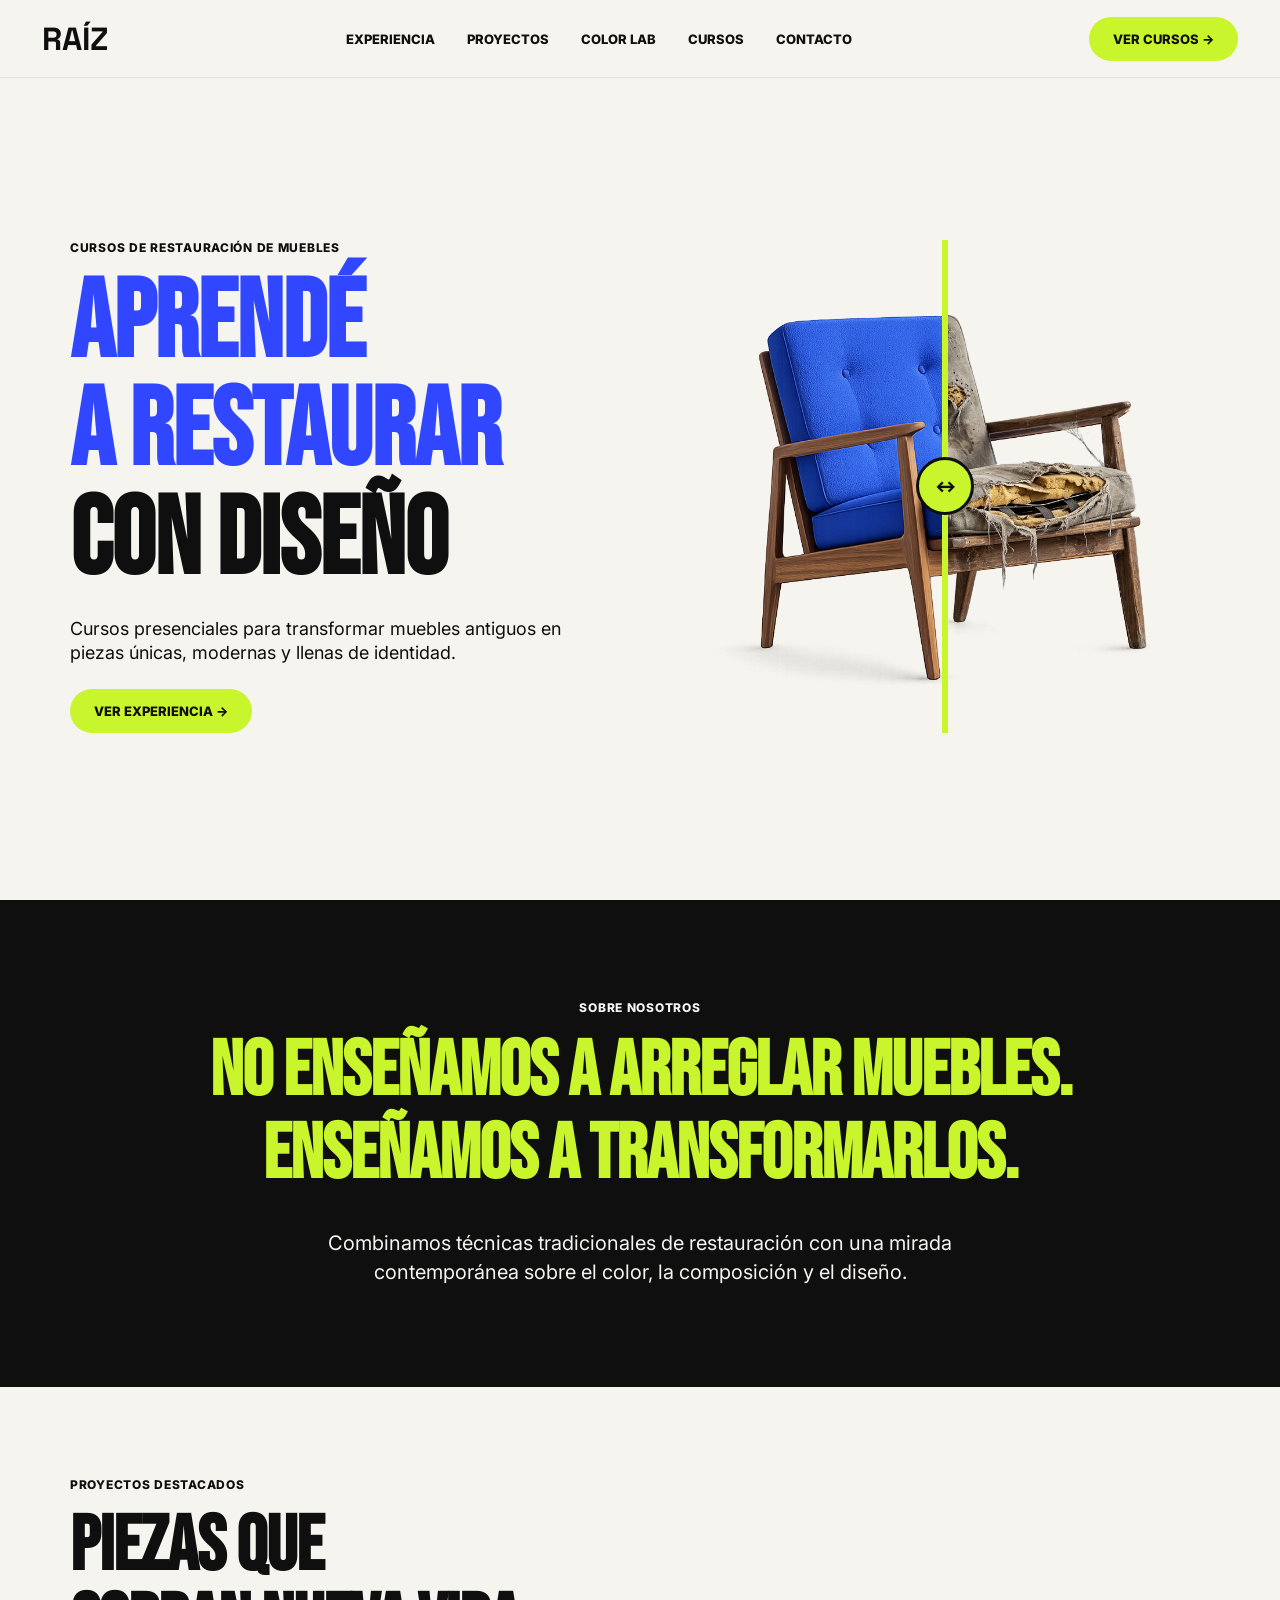
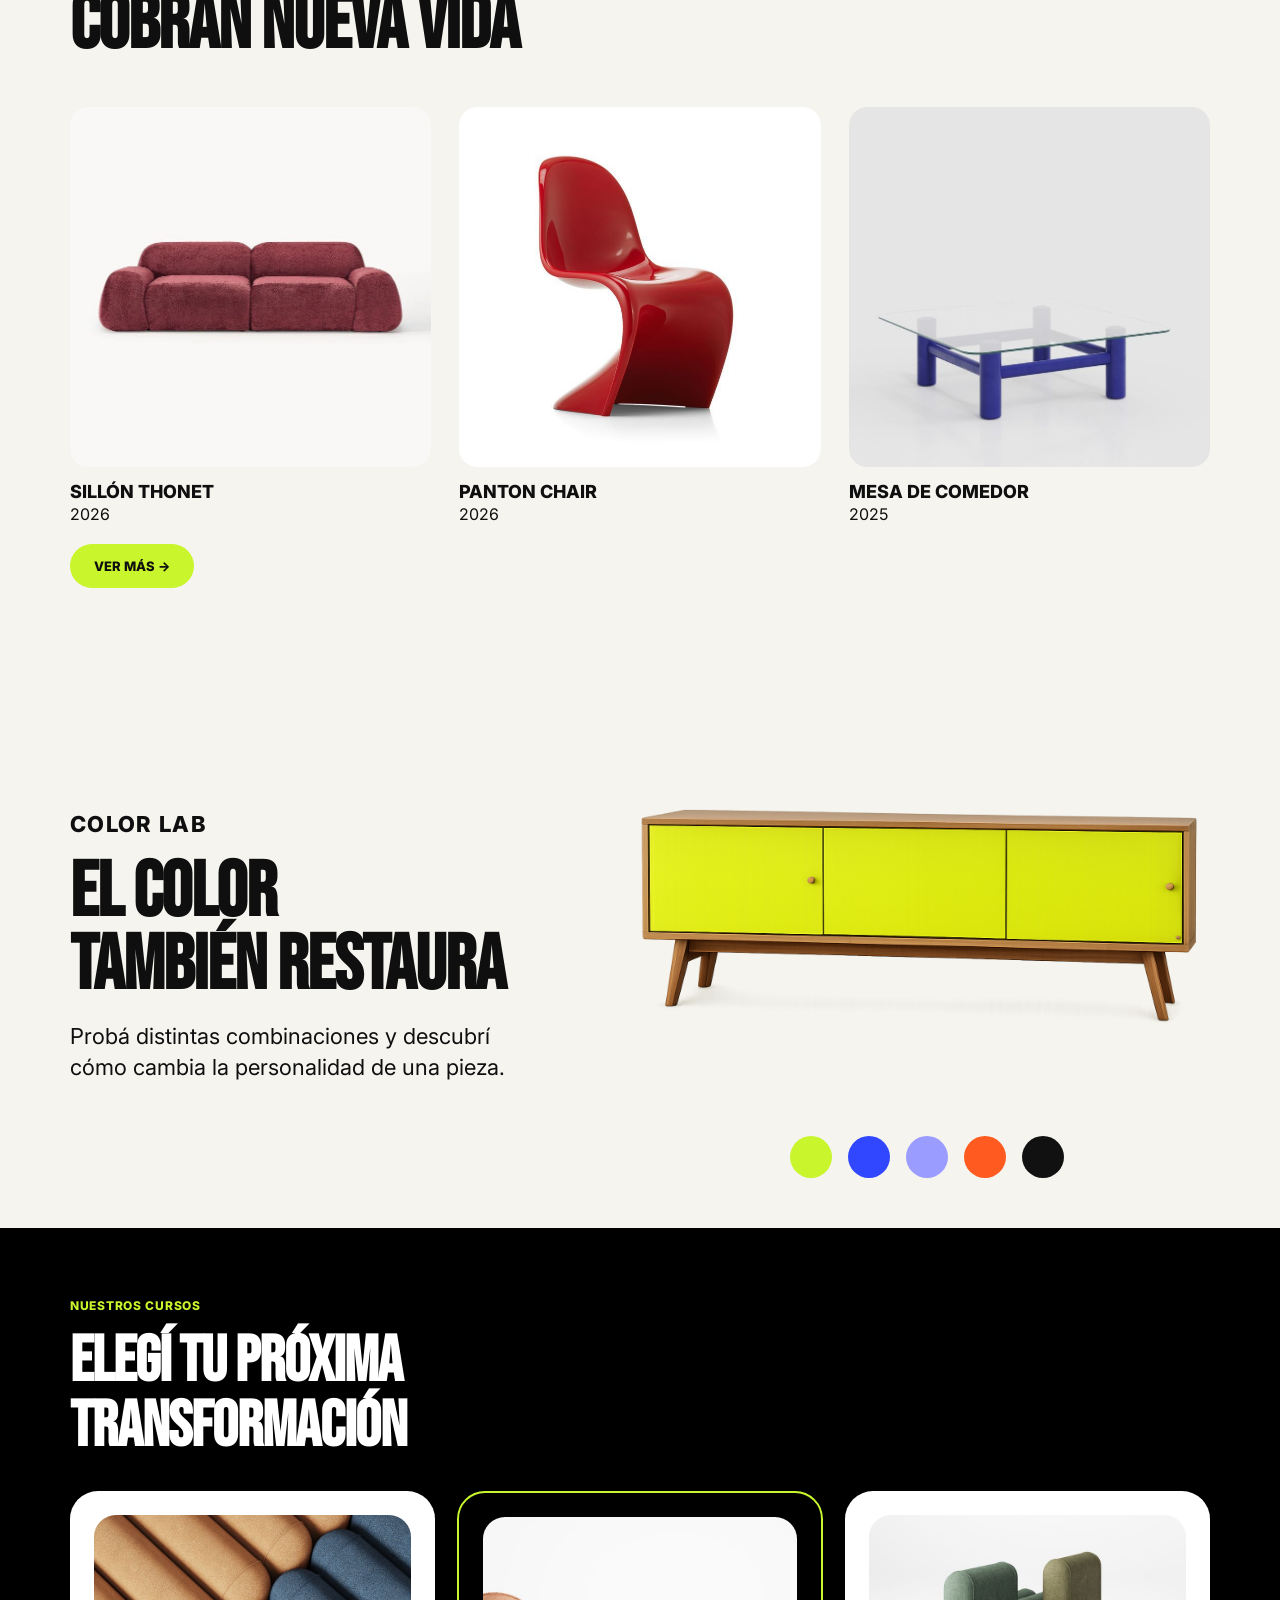
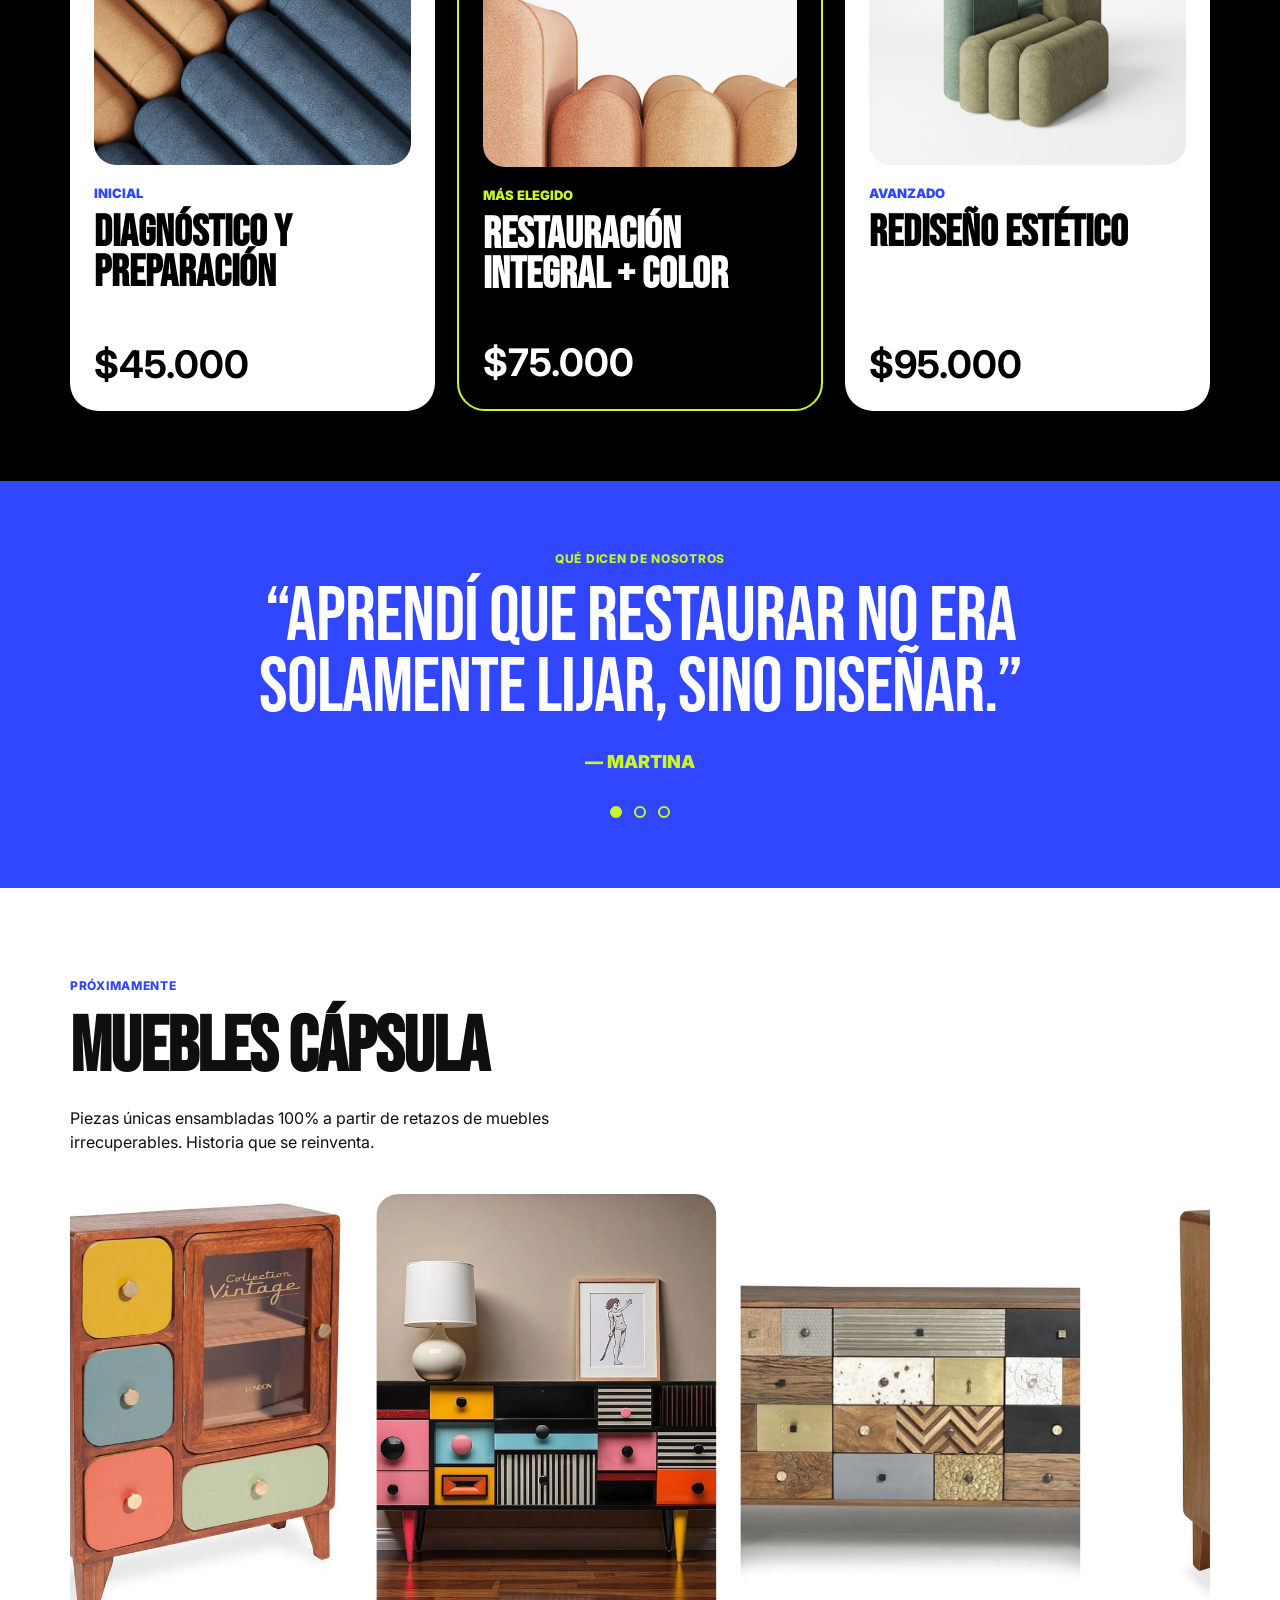
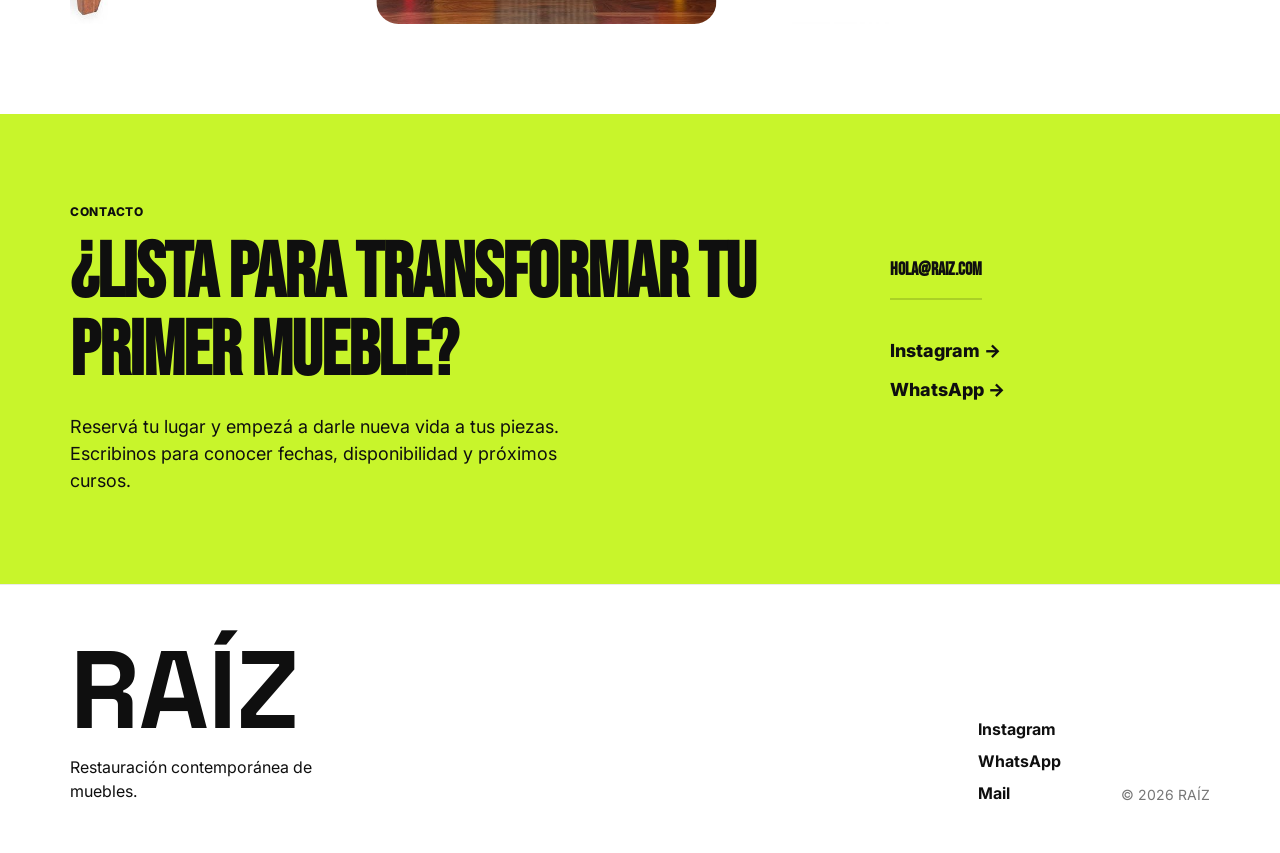
<file: index.html>
<!DOCTYPE html>
<html lang="es">
<head>
  <meta charset="UTF-8" />
  <meta name="viewport" content="width=device-width, initial-scale=1.0" />
  <title>RAÍZ | Cursos de restauración de muebles</title>

  <link rel="stylesheet" href="style.css" />
  <link href="https://fonts.googleapis.com/css2?family=Bebas+Neue&family=Inter:wght@400;500;600;700;800&family=Space+Grotesk:wght@500;700&display=swap" rel="stylesheet">
</head>

<body>

<header class="header">
  <div class="logo">RAÍZ</div>

  <nav class="nav" id="nav">
    <a href="#experiencia">Experiencia</a>
    <a href="#aprendizaje">Proyectos</a>
    <a href="#colorlab">Color Lab</a>
    <a href="#cursos">Cursos</a>
    <a href="#contacto">Contacto</a>
  </nav>

  <a href="#cursos" class="btn-header">Ver cursos →</a>
  <button class="menu-btn" id="menuBtn">☰</button>
</header>

<main>

<!-- HERO -->
<section class="hero" id="inicio">

  <div class="hero-text">
    <p class="eyebrow">Cursos de restauración de muebles</p>

    <h1>
      <span class="hero-blue">
        Aprendé<br>
        a restaurar
      </span>
      <br>
      <span class="hero-black">
        con diseño
      </span>
    </h1>

    <p class="hero-description">
      Cursos presenciales para transformar muebles antiguos en piezas únicas, modernas y llenas de identidad.
    </p>

    <a href="#experiencia" class="btn-main hero-btn-desktop">Ver experiencia →</a>
  </div>

  <div class="hero-image">
    <div class="compare-slider">
      <img src="./images/mueble-restaurado.png" alt="Mueble restaurado" class="compare-img compare-new">
      <img src="./images/mueble-viejo.png" alt="Mueble viejo" class="compare-img compare-old" id="compareOld">

      <input type="range" min="0" max="100" value="50" class="compare-range" id="compareRange">

      <div class="compare-line" id="compareLine">
        <span>↔</span>
      </div>
    </div>
  </div>

  <a href="#experiencia" class="btn-main hero-btn-mobile">Ver experiencia →</a>

</section>

  <!-- SOBRE NOSOTROS -->
<section class="manifesto" id="experiencia">

  <p class="eyebrow">Sobre nosotros</p>

  <h2>
    <span class="manifesto-desktop">
      No enseñamos a arreglar muebles.<br>
      Enseñamos a transformarlos.
    </span>

    <span class="manifesto-mobile">
      Restaurar<br>
      es diseñar.
    </span>
  </h2>

  <p>
    Combinamos técnicas tradicionales de restauración con una mirada contemporánea sobre el color, la composición y el diseño.
  </p>

</section>

<!-- PROYECTOS DESTACADOS -->

<section class="projects" id="aprendizaje">

    <div class="projects-header">

        <div>
            <p class="eyebrow">Proyectos destacados</p>

            <h2>
                Piezas que<br>
                cobran nueva vida
            </h2>
        </div>

    </div>

    <div class="projects-grid">

        <!-- PROYECTO 1 -->

        <article class="project-card">

            <div class="project-flip">

                <div class="project-front">
                    <img src="images/SILLON THONET.jpg" alt="Sillón Thonet">
                </div>

                <div class="project-back">

                    <div class="project-back-content">

                        <span class="project-number">
                            PROYECTO 01
                        </span>

                        <h4>APRENDÉS</h4>

                        <ul>
                            <li>Reparación estructural</li>
                            <li>Tapizado completo</li>
                            <li>Combinación de color</li>
                            <li>Protección final</li>
                        </ul>

                        <p>
                            Aplicado en el Curso Integral.
                        </p>

                    </div>

                </div>

            </div>

            <h3>SILLÓN THONET</h3>
            <span>2026</span>

        </article>

        <!-- PROYECTO 2 -->

        <article class="project-card">

            <div class="project-flip">

                <div class="project-front">
                    <img src="images/PANTON CHAIR.jpg" alt="Panton Chair">
                </div>

                <div class="project-back">

                    <div class="project-back-content">

                        <span class="project-number">
                            PROYECTO 02
                        </span>

                        <h4>APRENDÉS</h4>

                        <ul>
                            <li>Recuperación de superficie</li>
                            <li>Lijado y preparación</li>
                            <li>Terminación brillante</li>
                            <li>Lectura de materiales</li>
                        </ul>

                        <p>
                            Aplicado en Color Lab.
                        </p>

                    </div>

                </div>

            </div>

            <h3>PANTON CHAIR</h3>
            <span>2026</span>

        </article>

        <!-- PROYECTO 3 -->

        <article class="project-card">

            <div class="project-flip">

                <div class="project-front">
                    <img src="images/MESA DE COMEDOR.jpg" alt="Mesa de comedor">
                </div>

                <div class="project-back">

                    <div class="project-back-content">

                        <span class="project-number">
                            PROYECTO 03
                        </span>

                        <h4>HABILIDADES</h4>

                        <ul>
                            <li>Intervención de color</li>
                            <li>Reparación de superficie</li>
                            <li>Acabado protector</li>
                            <li>Terminaciones premium</li>
                        </ul>

                        <p>
                            Aplicado en Rediseño Estético.
                        </p>

                    </div>

                </div>

            </div>

            <h3>MESA DE COMEDOR</h3>
            <span>2025</span>

        </article>

    </div>

    <a href="#cursos" class="btn-main projects-btn">
        Ver más →
    </a>

</section>

  <!-- COLOR LAB -->
<section class="color-lab" id="colorlab">

    <div class="color-text">
        <p class="eyebrow">Color Lab</p>
        <h2>
    El <span class="color-blue">color</span><br>
    también restaura
</h2>
        <p>
            Probá distintas combinaciones y descubrí cómo cambia la personalidad de una pieza.
        </p>
    </div>

    <div class="furniture-preview">
        <img
            id="colorFurniture"
            src="images/MUEBLE VERDE.png"
            alt="Mueble">
        <div class="color-buttons">

            <button data-image="images/MUEBLE VERDE.png" style="background:#C8F52B"></button>

            <button data-image="images/MUEBLE AZUL.png" style="background:#3047FF"></button>

            <button data-image="images/MUEBLE VIOLETA.png" style="background:#9B9CFF"></button>

            <button data-image="images/MUEBLE NARANJA.png" style="background:#FF5A1F"></button>

            <button data-image="images/MUEBLE NEGRO.png" style="background:#111111"></button>

        </div>

    </div>

</section>

  <!-- CURSOS -->
<section class="courses" id="cursos">
  <div class="section-title">
    <div>
      <p class="eyebrow">Nuestros cursos</p>
      <h2>Elegí tu próxima<br>transformación</h2>
    </div>
  </div>

  <div class="course-grid">

    <!-- CURSO 1 -->
    <article class="course-card">
      <div class="course-flip">

        <div class="course-front">
          <img src="./images/INICIAL.jpg" alt="Curso inicial" class="course-img">

          <p class="course-tag">Inicial</p>

          <h3>Diagnóstico y preparación</h3>

          <h4>$45.000</h4>
        </div>

        <div class="course-back">
          <p class="course-tag">Inicial</p>

          <h3>Diagnóstico y preparación</h3>

          <div class="course-info">
            <span>1 clase</span>
            <span>Presencial</span>
            <span>Materiales incluidos</span>
            <span>Sin experiencia previa</span>
          </div>

          <p class="course-description">
            Aprendé a leer una pieza, detectar problemas y preparar la superficie antes de intervenirla.
          </p>

          <a href="curso.html">Inscribirme →</a>
        </div>

      </div>
    </article>

    <!-- CURSO 2 -->
    <article class="course-card featured">
      <div class="course-flip">

        <div class="course-front">
          <img src="./images/Maselegido.jpg" alt="Curso restauración integral" class="course-img">

          <p class="course-tag">Más elegido</p>

          <h3>Restauración integral + color</h3>

          <h4>$75.000</h4>
        </div>

        <div class="course-back">
          <p class="course-tag">Más elegido</p>

          <h3>Restauración integral + color</h3>

          <div class="course-info">
            <span>4 clases</span>
            <span>Presencial</span>
            <span>Seguimiento personalizado</span>
            <span>Proyecto final propio</span>
          </div>

          <p class="course-description">
            El proceso completo para reparar, preparar, pintar y terminar una pieza con criterio visual.
          </p>

          <a href="curso.html">Inscribirme →</a>
        </div>

      </div>
    </article>

    <!-- CURSO 3 -->
    <article class="course-card">
      <div class="course-flip">

        <div class="course-front">
          <img src="./images/Avanzado.jpg" alt="Curso avanzado" class="course-img">

          <p class="course-tag">Avanzado</p>

          <h3>Rediseño estético</h3>

          <h4>$95.000</h4>
        </div>

        <div class="course-back">
          <p class="course-tag">Avanzado</p>

          <h3>Rediseño estético</h3>

          <div class="course-info">
            <span>3 clases</span>
            <span>Color + composición</span>
            <span>Terminaciones premium</span>
            <span>Mirada de diseño</span>
          </div>

          <p class="course-description">
            Para transformar piezas desde una búsqueda más creativa, estética y contemporánea.
          </p>

          <a href="curso.html">Inscribirme →</a>
        </div>

      </div>
    </article>

  </div>
</section>

  <!-- TESTIMONIOS -->
  <section class="testimonials" id="testimonios">
    <p class="eyebrow">Qué dicen de nosotros</p>

    <div class="testimonial-quote">
      <p id="testimonialText">“Aprendí que restaurar no era solamente lijar, sino diseñar.”</p>
      <strong id="testimonialName">— Martina</strong>
    </div>

    <div class="testimonial-dots">
      <button class="dot active" data-testimonial="0"></button>
      <button class="dot" data-testimonial="1"></button>
      <button class="dot" data-testimonial="2"></button>
    </div>
  </section>

  <!-- MUEBLES CÁPSULA -->
  <section class="capsule">
    <div class="section-title">
      <div>
        <p class="eyebrow">PRÓXIMAMENTE</p>
        <h2>MUEBLES CÁPSULA</h2>
        <p>
          Piezas únicas ensambladas 100% a partir de retazos de muebles irrecuperables. Historia que se reinventa.
        </p>
      </div>
    </div>

    <div class="capsule-slider">
      <div class="capsule-track">
        <img src="./images/CAPSULA 1.jpeg" alt="">
        <img src="./images/CAPSULA 2.jpeg" alt="">
        <img src="./images/CAPSULA 3.jpeg" alt="">
        <img src="./images/CAPSULA 4.jpeg" alt="">
        <img src="./images/CAPSULA 5.jpeg" alt="">
        <img src="./images/CAPSULA 6.jpeg" alt="">
        <img src="./images/CAPSULA 7.jpeg" alt="">
      </div>
    </div>
  </section>

  <!-- CONTACTO -->
  <section class="contact" id="contacto">
    <div class="contact-left">
      <p class="eyebrow">Contacto</p>
      <h2>¿Lista para transformar tu primer mueble?</h2>
      <p>
        Reservá tu lugar y empezá a darle nueva vida a tus piezas. Escribinos para conocer fechas, disponibilidad y próximos cursos.
      </p>
    </div>

    <div class="contact-right">
      <a href="mailto:hola@raiz.com" class="contact-mail">hola@raiz.com</a>
      <a href="#">Instagram →</a>
      <a href="#">WhatsApp →</a>
    </div>
  </section>

</main>

<footer class="footer">
  <div class="footer-logo">
    <h2>RAÍZ</h2>
    <p>Restauración contemporánea de muebles.</p>
  </div>

  <div class="footer-links">
    <a href="#">Instagram</a>
    <a href="#">WhatsApp</a>
    <a href="mailto:hola@raiz.com">Mail</a>
  </div>

  <div class="footer-copy">© 2026 RAÍZ</div>
</footer>

<script src="script.js"></script>
</body>
</html>
</file>
<file: style.css>
html,
body {
  max-width: 100%;
  overflow-x: hidden;
}


* {
  margin: 0;
  padding: 0;
  box-sizing: border-box;
}

:root {
  --black: #0f0f0f;
  --white: #f5f4ef;
  --green: #c8f52b;
  --blue: #3047ff;
  --lavanda: #9b9cff;
  --orange: #ff5a1f;
}

html {
  scroll-behavior: smooth;
}

body {
  background: var(--white);
  color: var(--black);
  font-family: "Inter", sans-serif;
}

img {
  width: 100%;
  display: block;
}

a {
  color: inherit;
  text-decoration: none;
}

.header {
  height: 78px;
  padding: 0 42px;
  display: flex;
  align-items: center;
  justify-content: space-between;
  background: var(--white);
  position: sticky;
  top: 0;
  z-index: 100;
  border-bottom: 1px solid rgba(0, 0, 0, 0.08);
}

.logo {
  font-family: "Space Grotesk", sans-serif;
  font-size: 32px;
  font-weight: 700;
}

.nav {
  display: flex;
  gap: 32px;
  font-size: 13px;
  font-weight: 800;
  text-transform: uppercase;
}

.btn-header,
.btn-main,
.btn-dark {
  background: var(--green);
  color: var(--black);
  padding: 14px 24px;
  border-radius: 40px;
  font-size: 13px;
  font-weight: 800;
  text-transform: uppercase;
  display: inline-block;
}

.btn-dark {
  background: var(--black);
  color: var(--green);
}

.btn-outline {
  border: 1px solid var(--black);
  padding: 13px 20px;
  font-size: 13px;
  font-weight: 800;
  text-transform: uppercase;
  display: inline-block;
}

.btn-outline.white {
  border-color: var(--white);
  color: var(--white);
}

.menu-btn {
  display: none;
  background: none;
  border: none;
  font-size: 28px;
}

.eyebrow {
  font-size: 12px;
  font-weight: 800;
  text-transform: uppercase;
  letter-spacing: 0.06em;
  margin-bottom: 16px;
}

h1,
h2 {
  font-family: "Bebas Neue", sans-serif;
  letter-spacing: -1px;
}

h1 {
  font-size: clamp(78px, 8.5vw, 145px);
  line-height: 1.08;
}

h2 {
  font-size: clamp(56px, 6vw, 110px);
  line-height: 1.02;
}

/* HERO */

.hero {
  min-height: calc(100vh - 78px);
  display: grid;
  grid-template-columns: 50% 50%;
  align-items: center;
  padding: 35px 70px 40px;
  gap: 20px;
  overflow: hidden;
}

.hero h1 {
  line-height: 1;
}

.hero-blue {
  color: var(--blue);
}

.hero-black {
  color: var(--black);
}

.hero-description {
  max-width: 520px;
  margin: 20px 0 24px;
  line-height: 1.35;
  font-size: 18px;
}

.hero-btn-mobile {
  display: none;
}

.hero-image {
  height: 650px;
  display: flex;
  align-items: center;
  justify-content: center;
}

.compare-slider {
  position: relative;
  width: 100%;
  max-width: 820px;
  height: 560px;
  overflow: hidden;
}

.compare-img {
  position: absolute;
  inset: 0;
  width: 125%;
  height: 125%;
  left: -12.5%;
  top: -12.5%;
  object-fit: contain;
}

.compare-new {
  z-index: 1;
  transform: scale(1.25);
  transform-origin: center center;
}

.compare-old {
  z-index: 2;
  clip-path: inset(0 0 0 50%);
}

.compare-range {
  position: absolute;
  inset: 0;
  width: 100%;
  height: 100%;
  opacity: 0;
  cursor: ew-resize;
  z-index: 10;
}

.compare-line {
  position: absolute;
  top: 6%;
  left: 50%;
  height: 88%;
  width: 6px;
  background: var(--green);
  transform: translateX(-50%);
  z-index: 8;
  pointer-events: none;
}

.compare-line span {
  position: absolute;
  top: 50%;
  left: 50%;
  width: 58px;
  height: 58px;
  border-radius: 50%;
  background: var(--green);
  border: 3px solid var(--black);
  transform: translate(-50%, -50%);
  display: flex;
  align-items: center;
  justify-content: center;
  font-weight: 900;
}


/* MANIFIESTO */

.manifesto {
  background: var(--black);
  color: var(--white);
  padding: 100px 70px;
  text-align: center;
  display: flex;
  flex-direction: column;
  align-items: center;
}

.manifesto h2 {
  color: var(--green);
  max-width: 1300px;
  margin: 0 auto;
  text-align: center;
  line-height: 1.08;
}

.manifesto p:last-child {
  margin-top: 32px;
  max-width: 650px;
  font-size: 20px;
  line-height: 1.45;
  margin-left: auto;
  margin-right: auto;
}

.manifesto-desktop {
  display: block;
}

.manifesto-mobile {
  display: none;
}

/* SECCIONES GENERALES */

.section-title {
  display: flex;
  justify-content: space-between;
  align-items: flex-end;
  margin-bottom: 45px;
}


/* PROYECTOS */

.projects {
  padding: 90px 70px;
  background: var(--white);
}

.projects-header {
  display: flex;
  justify-content: space-between;
  align-items: flex-end;
  margin-bottom: 42px;
}

.projects-header h2 {
  max-width: 1000px;
}

.projects-header .btn-main {
  margin-bottom: 12px;
}

.projects-grid{
    display:grid;
    justify-content:center;
    gap:28px;
    margin-top:18px;
    grid-template-columns:repeat(3,1fr);
}

.project-card {
   width:100%;
  flex: 0 0 270px;
}

.project-flip {
  width:100%;
  height:360px;
  position: relative;
  border-radius: 18px;
  overflow: hidden;
  perspective: 1000px;
  cursor: pointer;
}

.project-front,
.project-back {
  position: absolute;
  inset: 0;
  border-radius: 18px;
  overflow: hidden;
  backface-visibility: hidden;
  transition: transform 0.65s ease;
}

.project-front img {
  width: 100%;
  height: 100%;
  object-fit: cover;
}

.project-back {
  background: var(--black);
  color: var(--white);
  padding: 30px;
  display: flex;
  align-items: center;
  justify-content: center;
  transform: rotateY(180deg);
}

.project-back-content {
  width: 100%;
  height: 100%;
  display: flex;
  flex-direction: column;
}

.project-number {
  color: var(--green);
  font-size: 11px;
  font-weight: 900;
  text-transform: uppercase;
  letter-spacing: .08em;
}

.project-back h4 {
  font-family: "Bebas Neue", sans-serif;
  font-size: 46px;
  line-height: .9;
  margin: 18px 0;
  color: var(--green);
}

.project-back ul {
  list-style: none;
}

.project-back li {
  font-size: 15px;
  line-height: 1.4;
  font-weight: 700;
  border-bottom: 1px solid rgba(255,255,255,.18);
  padding: 8px 0;
}

.project-back li::before {
  content: "✱ ";
  color: var(--green);
}

.project-back p {
  margin-top: auto;
  font-size: 13px;
  font-weight: 800;
  color: var(--green);
}

.project-card:hover .project-front,
.project-card.active .project-front {
  transform: rotateY(180deg);
}

.project-card:hover .project-back,
.project-card.active .project-back {
  transform: rotateY(360deg);
}

.project-card h3 {
  margin-top:14px;
  font-size: 18px;
  font-weight: 800;
  text-transform: uppercase;
}

.project-card span {
  display: block;
  margin-top:2px;
  font-size: 16px;
}

.projects-btn{
    margin-top:20px;
    display:inline-flex;
}

/* COLOR LAB */

.color-lab{
    display:grid;
    grid-template-columns:45% 55%;
    align-items:center;
    gap:30px;
    padding:20px 70px 50px;
}

.color-text{
    max-width:620px;
}

.color-text p{
    max-width:470px;
    font-size:22px;
    line-height:1.45;
    margin-top:18px;
}

.color-text h2{
    max-width:700px;
    line-height:.95;
}

.furniture-preview{
    display:flex;
    flex-direction:column;
    justify-content:center;
    align-items:center;
    width:100%;
}

.furniture-preview img{

    width:100%;
    max-width:650px;

    display:block;

    transition:
    opacity .25s ease,
    transform .35s ease;

}

.color-buttons{

    display:flex;

    justify-content:center;

    gap:16px;

    margin-top:20px;

}

.color-buttons button{

    width:42px;
    height:42px;

    border:none;
    border-radius:50%;

    cursor:pointer;

    transition:.25s;

}

.color-buttons button:hover{

    transform:scale(1.12);

}

/* MUEBLES CÁPSULA */

.capsule{

    padding:90px 70px;

    background:#fff;

    overflow:hidden;

}

.capsule .section-title{

    margin-bottom:40px;

}

.capsule h2{

    margin-bottom:18px;

}

.capsule .section-title p:last-child{

    max-width:520px;

    line-height:1.5;

}

.capsule-slider{

    overflow:hidden;

}

.capsule-track{

    display:flex;

    gap:24px;

    width:max-content;

}

.capsule-track img{

    width:340px;
    height:430px;

    object-fit:cover;

    border-radius:22px;

    flex-shrink:0;

    transition:.35s;
}

.capsule-track img:hover{

    transform:translateY(-10px);

}

.capsule .eyebrow{
    color: var(--blue);
}

/* CURSOS */

.courses {
  padding: 70px 70px;
  background: #000;
  color: #fff;
}

.courses .section-title {
  margin-bottom: 32px;
}

.courses .eyebrow {
  color: var(--green);
}

.courses h2 {
  color: #fff;
  font-size: clamp(46px, 5vw, 82px);
}

.course-grid {
  display: grid;
  grid-template-columns: repeat(3, 1fr);
  gap: 22px;
}

.course-card {
  height: 520px;
  perspective: 1000px;
}

.course-flip {
  position: relative;
  width: 100%;
  height: 100%;
  transition: transform .7s ease;
  transform-style: preserve-3d;
}

.course-card:hover .course-flip {
  transform: rotateY(180deg);
}

.course-front,
.course-back {
  position: absolute;
  inset: 0;
  border-radius: 28px;
  padding: 24px;
  backface-visibility: hidden;
  overflow: hidden;
}

.course-front {
  background: #fff;
  color: #000;
  display: flex;
  flex-direction: column;
}

.course-card.featured .course-front {
  background: #000;
  color: #fff;
  border: 2px solid var(--green);
}

.course-back {
  transform: rotateY(180deg);
  display: flex;
  flex-direction: column;
  background: var(--blue);
  color: #fff;
}

.course-card.featured .course-back {
  background: #000;
  border: 2px solid var(--green);
}

.course-img {
  width: 100%;
  height: 250px;
  object-fit: cover;
  border-radius: 22px;
  margin-bottom: 20px;
}

.course-tag {
  color: var(--blue);
  font-size: 13px;
  font-weight: 900;
  text-transform: uppercase;
  margin-bottom: 12px;
}

.course-card.featured .course-tag,
.course-back .course-tag {
  color: var(--green);
}

.course-front h3,
.course-back h3 {
  font-family: "Bebas Neue", sans-serif;
  font-size: 44px;
  line-height: .9;
  margin-bottom: 18px;
}

.course-front h4 {
  margin-top: auto;
  font-size: 38px;
}

.course-info {
  display: grid;
  grid-template-columns: 1fr 1fr;
  gap: 10px;
  margin: 10px 0 22px;
}

.course-info span {
  border: 1px solid rgba(255,255,255,.35);
  border-radius: 30px;

  min-height: 68px;

  display: flex;
  align-items: center;
  justify-content: center;

  padding: 0 16px;

  font-size: 13px;
  font-weight: 800;
  text-align: center;
  line-height: 1.2;
}

.course-description {
  font-size: 16px;
  line-height: 1.4;
  margin-top: auto;
}

.course-back a {
  margin-top: 24px;
  width: fit-content;
  padding: 12px 20px;
  border-radius: 40px;
  background: var(--green);
  color: #000;
  font-size: 12px;
  font-weight: 900;
  text-transform: uppercase;
}

/* TESTIMONIOS */

.testimonials {
  padding: 70px 70px;
  background: var(--blue);
  color: #fff;
  text-align: center;
}

.testimonials .eyebrow {
  color: var(--green);
}

.testimonial-quote {
  max-width: 1000px;
  margin: 0 auto;
}

.testimonial-quote p {
  font-family: "Bebas Neue", sans-serif;
  font-size: clamp(52px, 6vw, 96px);
  line-height: .92;
  letter-spacing: -1px;
  transition: opacity .3s ease, transform .3s ease;
}

.testimonial-quote strong {
  display: block;
  margin-top: 28px;
  font-size: 18px;
  font-weight: 900;
  text-transform: uppercase;
  color: var(--green);
}

.testimonial-dots {
  margin-top: 34px;
  display: flex;
  justify-content: center;
  gap: 12px;
}

.testimonial-dots button {
  width: 12px;
  height: 12px;
  border-radius: 50%;
  border: 2px solid var(--green);
  background: transparent;
  cursor: pointer;
}

.testimonial-dots button.active {
  background: var(--green);
}

/* CONTACTO */

.contact{
    background: var(--green);

    padding: 90px 70px;

    display: grid;
    grid-template-columns: 1fr 320px;

    gap: 100px;

    align-items: start;
}

.contact-left h2{
    margin-bottom: 22px;
    max-width: 700px;
}

.contact-left p:last-child{
    max-width: 500px;
    line-height: 1.5;
    font-size: 18px;
}

.contact-right{

    display:flex;
    flex-direction:column;

    align-items:flex-start;

    gap:18px;

    padding-top:58px;
}

.contact-mail{

    font-family:"Bebas Neue", sans-serif;

    font-size:48px;

    line-height:.9;

    margin-bottom:22px;
    padding-bottom:20px;
    border-bottom:2px solid rgba(0,0,0,.15);
}


.contact-right a{

    font-size:18px;
    font-weight:800;

    transition:.3s;

}

.contact-right a:hover{

    transform:translateX(8px);

}

/* FOOTER */

.footer{

    background:#fff;

    padding:50px 70px;

    border-top:1px solid rgba(0,0,0,.08);

    display:grid;

    grid-template-columns:1fr auto auto;

    align-items:end;

    gap:60px;

}

.footer-logo h2{

    font-family:"Space Grotesk";

    font-size:110px;

    line-height:1;

    margin-bottom:10px;
}  

.footer-logo p{

    max-width:250px;

    line-height:1.5;

}

.footer-links{

    display:flex;

    flex-direction:column;

    gap:12px;

}

.footer-links a{

    font-weight:700;

    transition:.3s;

}

.footer-links a:hover{

    transform:translateX(8px);

}

.footer-copy{

    font-size:14px;

    color:#777;

}


/* RESPONSIVE */

@media (max-width: 1024px) {
  .nav,
  .btn-header {
    display: none;
  }

  .menu-btn {
    display: block;
  }

  .nav.active {
    position: absolute;
    top: 78px;
    left: 0;
    width: 100%;
    background: var(--white);
    display: flex;
    flex-direction: column;
    padding: 30px;
  }

  .hero,
  .color-lab,
  .contact {
    grid-template-columns: 1fr;
  }

  .hero {
    padding: 45px 28px 55px;
    min-height: auto;
  }

  .hero h1 {
    font-size: 82px;
  }

  .hero-image {
    height: 430px;
  }

  .manifesto,
  .projects,
  .color-lab,
  .audience,
  .courses,
  .testimonials,
  .capsule,
  .contact,
  .footer {
    padding: 60px 28px;
  }

  .projects-header {
    margin-left: 0;
    grid-template-columns: 1fr;
  }

  .projects-grid {
    flex-wrap: wrap;
    justify-content: center;
  }

  .course-grid,
  .audience-grid {
    grid-template-columns: 1fr 1fr;
  }

  .contact-right {
    padding-top: 0;
  }

  .footer {
    grid-template-columns: 1fr;
    gap: 30px;
  }
}

@media (max-width: 620px) {
  .hero {
  display: flex;
  flex-direction: column;
  padding: 42px 28px 55px;
}

.hero h1 {
  font-size: 68px;
  line-height: 1.05;
}

.hero-description {
  font-size: 16px;
}

.hero-image {
  height: 420px;
  width: 100%;
  order: 2;
}

.compare-slider {
  max-width: 100%;
  height: 390px;
}

.hero-btn-desktop {
  display: none;
}

.hero-btn-mobile {
  display: inline-flex;
  order: 3;
  margin-top: 22px;
  align-self: center;
} 

  .header {
    padding: 0 22px;
  }

  h1,
  .hero h1 {
    font-size: 68px;
  }

  h2 {
    font-size: 58px;
  }

  .marquee-track span {
    font-size: 32px;
  }

  .hero-image {
    height: 460px;
  }

  .section-title {
    flex-direction: column;
    align-items: flex-start;
  }

  .projects-grid {
    flex-direction: column;
    align-items: center;
  }

  .project-card {
    width: 100%;
    max-width: 320px;
    flex: none;
  }

  .project-flip {
    width: 100%;
    height: auto;
    aspect-ratio: 1 / 1;
  }

  .course-grid,
  .audience-grid {
    grid-template-columns: 1fr;
  }

  .course-card {
    min-height: auto;
  }

  .testimonial-quote p {
  font-size: 30px;
  line-height: 1;
  max-width: 320px;
  margin: 0 auto;
}

.testimonial-quote strong {
  margin-top: 20px;
  font-size: 14px;
}

.testimonial-dots {
  margin-top: 24px;
}

.testimonials {
  padding: 50px 28px;
}

  .contact-mail {
    font-size: 38px;
  }

  .footer-logo h2 {
    font-size: 72px;
  }
/* SOBRE NOSOTROS MOBILE */

.manifesto {
  padding: 55px 28px;
  text-align: center;
  align-items: center;
}

.manifesto .eyebrow {
  font-size: 12px;
  margin-bottom: 18px;
}

.manifesto h2 {
  font-size: 54px;
  line-height: .95;
  max-width: 340px;
}

.manifesto p:last-child {
  margin-top: 24px;
  max-width: 330px;
  font-size: 17px;
  line-height: 1.45;
}

.manifesto-desktop {
  display: none;
}

.manifesto-mobile {
  display: block;
}

/* PROYECTOS MOBILE */

.project-flip{
    transform:none !important;
}

.project-card.active .project-flip{
    transform:none !important;
}

.project-back{
    display:none;
}

.project-card{
    cursor:default;
    transition:.3s;
}

.project-card:active{
    transform:scale(.97);
}

.project-front img{
    transition:.35s;
}

.project-card:active .project-front img{
    transform:scale(1.05);
}
/* ANULAR FLIP EN MOBILE */

.project-card.active .project-front,
.project-card:hover .project-front {
  transform: none !important;
}

.project-card.active .project-back,
.project-card:hover .project-back {
  transform: none !important;
}

.project-back {
  display: none !important;
}

.project-front {
  transform: none !important;
  backface-visibility: visible;
}

.project-card {
  pointer-events: auto;
}

.project-card:active {
  transform: scale(.98);
}
}
</file>
